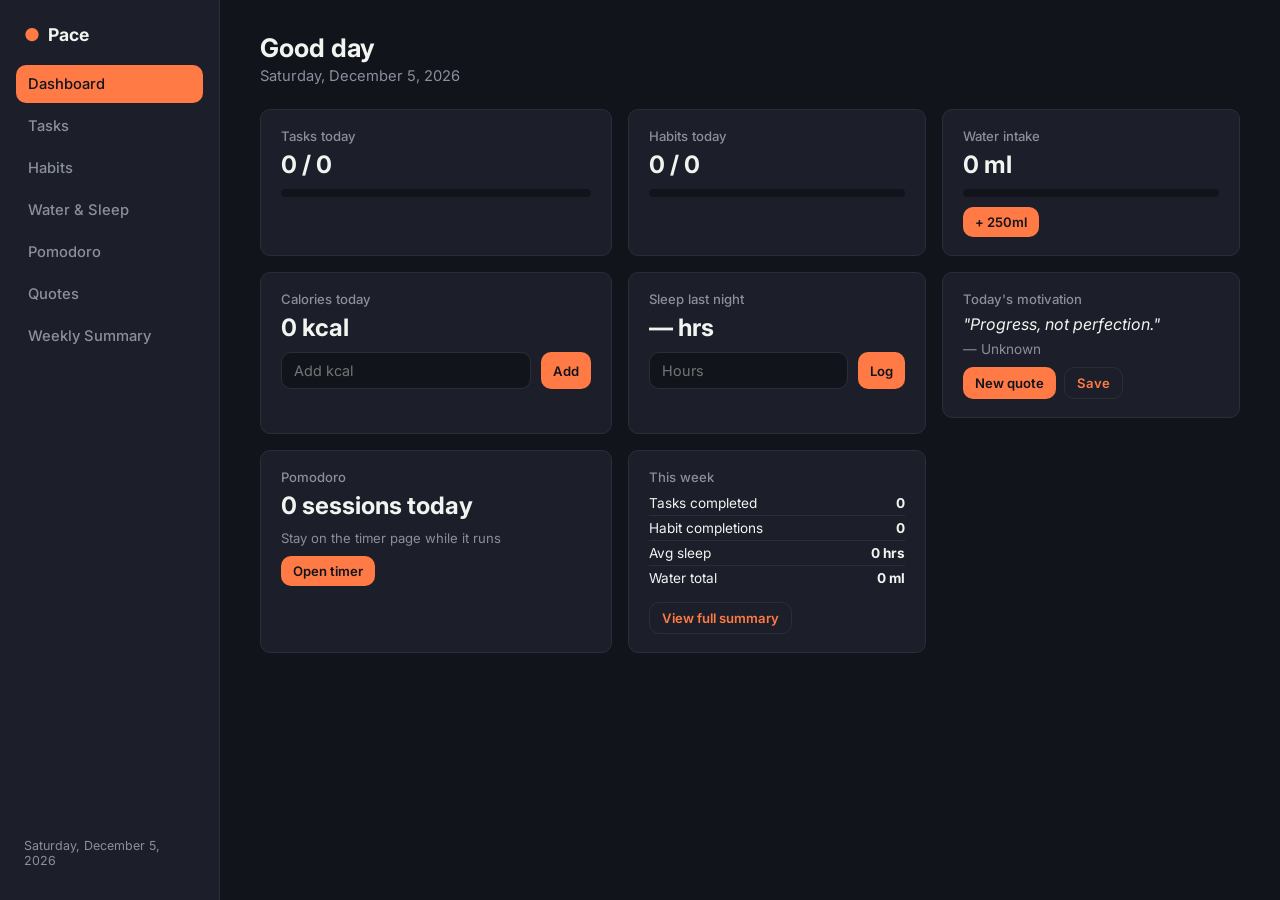
<file: index.html>
<!DOCTYPE html>
<html lang="en">
<head>
<meta charset="UTF-8">
<meta name="viewport" content="width=device-width, initial-scale=1.0">
<title>Pace — Dashboard</title>
<link rel="preconnect" href="https://fonts.googleapis.com">
<link href="https://fonts.googleapis.com/css2?family=Inter:wght@400;500;600;700;800&display=swap" rel="stylesheet">
<link rel="stylesheet" href="style.css">
</head>
<body>

<div class="app">

  <!-- SIDEBAR (same on every page — this IS the multi-page nav now) -->
  <aside class="sidebar">
    <div class="brand">
      <span class="brand-mark">●</span>
      <span class="brand-name">Pace</span>
    </div>
    <nav class="nav">
      <a href="index.html" class="nav-item active">Dashboard</a>
      <a href="tasks.html" class="nav-item">Tasks</a>
      <a href="habits.html" class="nav-item">Habits</a>
      <a href="water-sleep.html" class="nav-item">Water & Sleep</a>
      <a href="pomodoro.html" class="nav-item">Pomodoro</a>
      <a href="quotes.html" class="nav-item">Quotes</a>
      <a href="summary.html" class="nav-item">Weekly Summary</a>
    </nav>
    <div class="sidebar-footer">
      <span id="todayDateSide"></span>
    </div>
  </aside>

  <!-- MAIN: only this page's section, always visible, nothing else loaded -->
  <main class="main">
    <section class="view active" id="dashboard">
      <header class="view-header">
        <div>
          <h1>Good day</h1>
          <p class="subdate" id="todayDateMain"></p>
        </div>
      </header>

      <div class="grid dashboard-grid">

        <div class="card stat-card">
          <p class="stat-label">Tasks today</p>
          <p class="stat-value" id="dashTaskStat">0 / 0</p>
          <div class="bar"><div class="bar-fill" id="dashTaskBar"></div></div>
        </div>

        <div class="card stat-card">
          <p class="stat-label">Habits today</p>
          <p class="stat-value" id="dashHabitStat">0 / 0</p>
          <div class="bar"><div class="bar-fill" id="dashHabitBar"></div></div>
        </div>

        <div class="card stat-card">
          <p class="stat-label">Water intake</p>
          <p class="stat-value" id="dashWaterStat">0 ml</p>
          <div class="bar"><div class="bar-fill" id="dashWaterBar"></div></div>
          <button class="btn-small" id="dashWaterAdd">+ 250ml</button>
        </div>

        <div class="card stat-card">
          <p class="stat-label">Calories today</p>
          <p class="stat-value" id="dashCalStat">0 kcal</p>
          <form class="inline-form" id="dashCalForm">
            <input type="number" min="1" placeholder="Add kcal" id="dashCalInput" required>
            <button type="submit" class="btn-small">Add</button>
          </form>
        </div>

        <div class="card stat-card">
          <p class="stat-label">Sleep last night</p>
          <p class="stat-value" id="dashSleepStat">— hrs</p>
          <form class="inline-form" id="dashSleepForm">
            <input type="number" min="0" max="24" step="0.5" placeholder="Hours" id="dashSleepInput" required>
            <button type="submit" class="btn-small">Log</button>
          </form>
        </div>

        <div class="card quote-card">
          <p class="stat-label">Today's motivation</p>
          <p class="quote-text" id="dashQuoteText">Loading quote…</p>
          <p class="quote-author" id="dashQuoteAuthor"></p>
          <div class="quote-actions">
            <button class="btn-small" id="dashQuoteNew">New quote</button>
            <button class="btn-small ghost" id="dashQuoteSave">Save</button>
          </div>
        </div>

        <div class="card pomodoro-mini">
          <p class="stat-label">Pomodoro</p>
          <p class="stat-value" id="dashPomoSessions">0 sessions today</p>
          <p class="pomo-task">Stay on the timer page while it runs</p>
          <a href="pomodoro.html" class="btn-small">Open timer</a>
        </div>

        <div class="card summary-mini">
          <p class="stat-label">This week</p>
          <ul class="mini-list" id="dashWeekList"></ul>
          <a href="summary.html" class="btn-small ghost">View full summary</a>
        </div>

      </div>
    
    </section>
  </main>
</div>

<script src="script.js"></script>
</body>
</html>
</file>
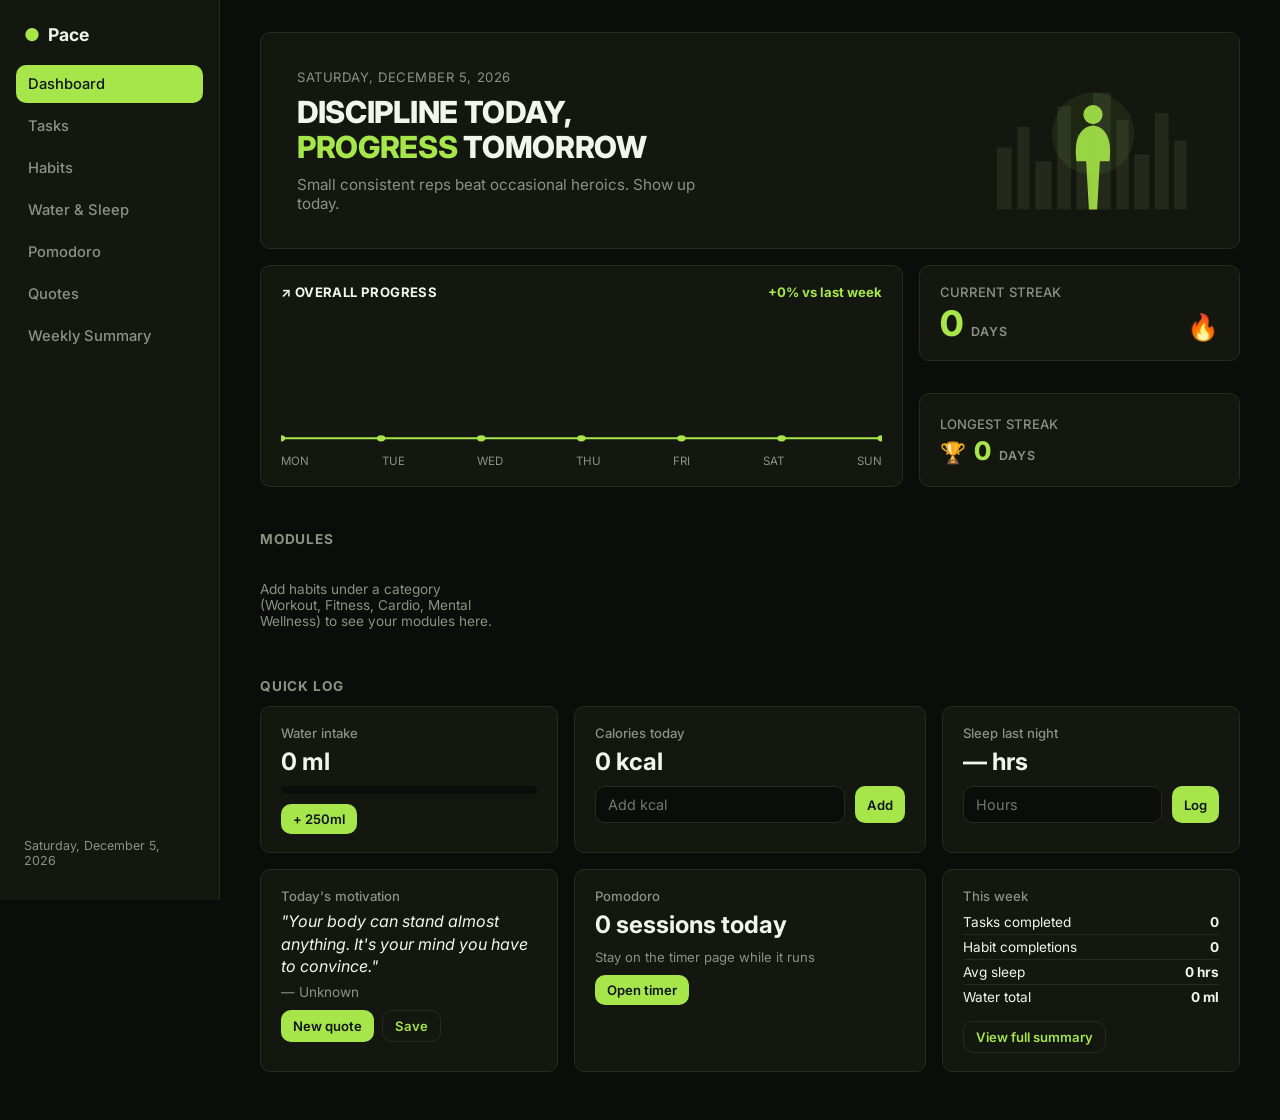
<file: repo-build/index.html>
<!DOCTYPE html>
<html lang="en">
<head>
<meta charset="UTF-8">
<meta name="viewport" content="width=device-width, initial-scale=1.0">
<title>Pace — Dashboard</title>
<link rel="preconnect" href="https://fonts.googleapis.com">
<link href="https://fonts.googleapis.com/css2?family=Inter:wght@400;500;600;700;800&display=swap" rel="stylesheet">
<link rel="stylesheet" href="style.css">
</head>
<body>

<div class="app">

  <!-- SIDEBAR (same on every page — this IS the multi-page nav now) -->
  <aside class="sidebar">
    <div class="brand">
      <span class="brand-mark">●</span>
      <span class="brand-name">Pace</span>
    </div>
    <nav class="nav">
      <a href="index.html" class="nav-item active">Dashboard</a>
      <a href="tasks.html" class="nav-item">Tasks</a>
      <a href="habits.html" class="nav-item">Habits</a>
      <a href="water-sleep.html" class="nav-item">Water & Sleep</a>
      <a href="pomodoro.html" class="nav-item">Pomodoro</a>
      <a href="quotes.html" class="nav-item">Quotes</a>
      <a href="summary.html" class="nav-item">Weekly Summary</a>
    </nav>
    <div class="sidebar-footer">
      <span id="todayDateSide"></span>
    </div>
  </aside>

  <!-- MAIN: only this page's section, always visible, nothing else loaded -->
  <main class="main">
    <section class="view active" id="dashboard">

      <!-- HERO -->
      <div class="hero card">
        <div class="hero-text">
          <p class="hero-eyebrow" id="todayDateMain"></p>
          <h1 class="hero-title">DISCIPLINE TODAY,<br><span class="accent-text">PROGRESS</span> TOMORROW</h1>
          <p class="hero-sub">Small consistent reps beat occasional heroics. Show up today.</p>
        </div>
        <svg class="hero-illustration" viewBox="0 0 320 220" xmlns="http://www.w3.org/2000/svg" aria-hidden="true">
          <rect x="0" y="0" width="320" height="220" fill="none"/>
          <g opacity="0.9">
            <rect x="20" y="120" width="22" height="90" fill="var(--border)"/>
            <rect x="50" y="90" width="18" height="120" fill="var(--border)"/>
            <rect x="76" y="140" width="24" height="70" fill="var(--border)"/>
            <rect x="108" y="60" width="20" height="150" fill="var(--border)"/>
            <rect x="136" y="100" width="16" height="110" fill="var(--border)"/>
            <rect x="160" y="40" width="26" height="170" fill="var(--border)"/>
            <rect x="194" y="80" width="18" height="130" fill="var(--border)"/>
            <rect x="220" y="130" width="22" height="80" fill="var(--border)"/>
            <rect x="250" y="70" width="20" height="140" fill="var(--border)"/>
            <rect x="278" y="110" width="18" height="100" fill="var(--border)"/>
          </g>
          <g>
            <circle cx="160" cy="100" r="60" fill="var(--accent)" opacity="0.08"/>
            <circle cx="160" cy="72" r="14" fill="var(--accent)" opacity="0.9"/>
            <path d="M160 88 C140 90 132 110 136 140 L150 140 L154 210 L166 210 L170 140 L184 140 C188 110 180 90 160 88 Z" fill="var(--accent)" opacity="0.9"/>
          </g>
        </svg>
      </div>

      <!-- OVERALL PROGRESS + STREAKS -->
      <div class="grid progress-row">
        <div class="card progress-card">
          <div class="progress-head">
            <span class="progress-title">↗ OVERALL PROGRESS</span>
            <span class="progress-delta" id="progressDelta">+0% vs last week</span>
          </div>
          <svg class="progress-svg" id="progressSvg" viewBox="0 0 560 180" preserveAspectRatio="none"></svg>
          <div class="progress-labels">
            <span>MON</span><span>TUE</span><span>WED</span><span>THU</span><span>FRI</span><span>SAT</span><span>SUN</span>
          </div>
        </div>
        <div class="streak-stack">
          <div class="card streak-card">
            <p class="stat-label">CURRENT STREAK</p>
            <div class="streak-row">
              <span class="streak-num" id="currentStreak">0</span>
              <span class="streak-unit">DAYS</span>
              <span class="streak-icon">🔥</span>
            </div>
          </div>
          <div class="card streak-card">
            <p class="stat-label">LONGEST STREAK</p>
            <div class="streak-row">
              <span class="streak-icon small">🏆</span>
              <span class="streak-num small" id="longestStreak">0</span>
              <span class="streak-unit">DAYS</span>
            </div>
          </div>
        </div>
      </div>

      <!-- MODULES: one ring per habit category -->
      <h3 class="section-title">MODULES</h3>
      <div class="grid modules-grid" id="modulesGrid">
        <p class="empty-hint">Add habits under a category (Workout, Fitness, Cardio, Mental Wellness) to see your modules here.</p>
      </div>

      <!-- QUICK LOG: the required dashboard widgets -->
      <h3 class="section-title">QUICK LOG</h3>
      <div class="grid dashboard-grid">

        <div class="card stat-card">
          <p class="stat-label">Water intake</p>
          <p class="stat-value" id="dashWaterStat">0 ml</p>
          <div class="bar"><div class="bar-fill" id="dashWaterBar"></div></div>
          <button class="btn-small" id="dashWaterAdd">+ 250ml</button>
        </div>

        <div class="card stat-card">
          <p class="stat-label">Calories today</p>
          <p class="stat-value" id="dashCalStat">0 kcal</p>
          <form class="inline-form" id="dashCalForm">
            <input type="number" min="1" placeholder="Add kcal" id="dashCalInput" required>
            <button type="submit" class="btn-small">Add</button>
          </form>
        </div>

        <div class="card stat-card">
          <p class="stat-label">Sleep last night</p>
          <p class="stat-value" id="dashSleepStat">— hrs</p>
          <form class="inline-form" id="dashSleepForm">
            <input type="number" min="0" max="24" step="0.5" placeholder="Hours" id="dashSleepInput" required>
            <button type="submit" class="btn-small">Log</button>
          </form>
        </div>

        <div class="card quote-card">
          <p class="stat-label">Today's motivation</p>
          <p class="quote-text" id="dashQuoteText">Loading quote…</p>
          <p class="quote-author" id="dashQuoteAuthor"></p>
          <div class="quote-actions">
            <button class="btn-small" id="dashQuoteNew">New quote</button>
            <button class="btn-small ghost" id="dashQuoteSave">Save</button>
          </div>
        </div>

        <div class="card pomodoro-mini">
          <p class="stat-label">Pomodoro</p>
          <p class="stat-value" id="dashPomoSessions">0 sessions today</p>
          <p class="pomo-task">Stay on the timer page while it runs</p>
          <a href="pomodoro.html" class="btn-small">Open timer</a>
        </div>

        <div class="card summary-mini">
          <p class="stat-label">This week</p>
          <ul class="mini-list" id="dashWeekList"></ul>
          <a href="summary.html" class="btn-small ghost">View full summary</a>
        </div>

      </div>
    
    </section>
  </main>
</div>

<script src="script.js"></script>
</body>
</html>
</file>
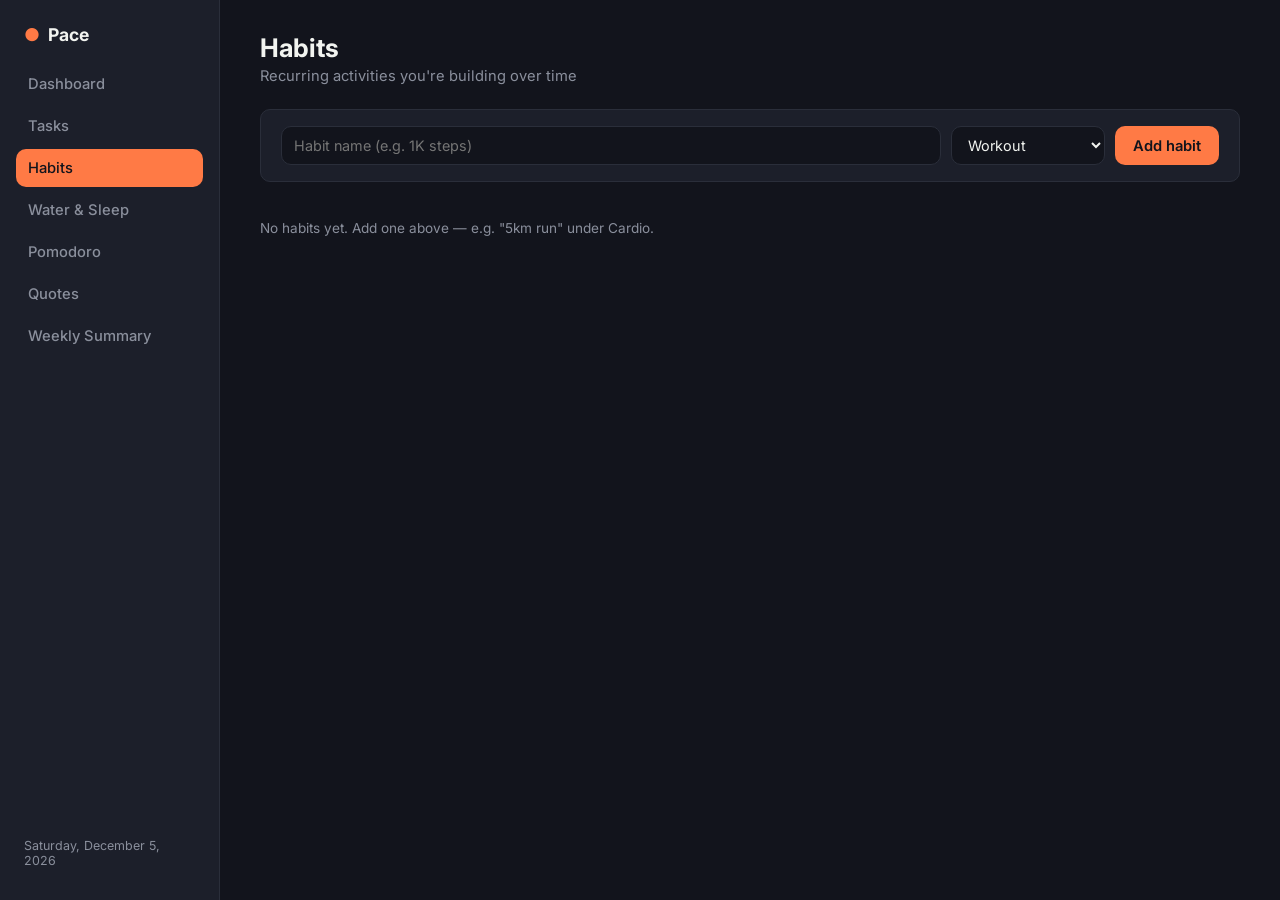
<file: habits.html>
<!DOCTYPE html>
<html lang="en">
<head>
<meta charset="UTF-8">
<meta name="viewport" content="width=device-width, initial-scale=1.0">
<title>Pace — Habits</title>
<link rel="preconnect" href="https://fonts.googleapis.com">
<link href="https://fonts.googleapis.com/css2?family=Inter:wght@400;500;600;700;800&display=swap" rel="stylesheet">
<link rel="stylesheet" href="style.css">
</head>
<body>

<div class="app">

  <!-- SIDEBAR (same on every page — this IS the multi-page nav now) -->
  <aside class="sidebar">
    <div class="brand">
      <span class="brand-mark">●</span>
      <span class="brand-name">Pace</span>
    </div>
    <nav class="nav">
      <a href="index.html" class="nav-item">Dashboard</a>
      <a href="tasks.html" class="nav-item">Tasks</a>
      <a href="habits.html" class="nav-item active">Habits</a>
      <a href="water-sleep.html" class="nav-item">Water & Sleep</a>
      <a href="pomodoro.html" class="nav-item">Pomodoro</a>
      <a href="quotes.html" class="nav-item">Quotes</a>
      <a href="summary.html" class="nav-item">Weekly Summary</a>
    </nav>
    <div class="sidebar-footer">
      <span id="todayDateSide"></span>
    </div>
  </aside>

  <!-- MAIN: only this page's section, always visible, nothing else loaded -->
  <main class="main">
    <section class="view active" id="habits">
      <header class="view-header">
        <div>
          <h1>Habits</h1>
          <p class="subdate">Recurring activities you're building over time</p>
        </div>
      </header>

      <form class="card add-form" id="habitForm">
        <input type="text" id="habitInput" placeholder="Habit name (e.g. 1K steps)" required>
        <select id="habitCategory">
          <option>Workout</option>
          <option>Fitness</option>
          <option>Cardio</option>
          <option>Mental Wellness</option>
        </select>
        <button type="submit" class="btn-primary">Add habit</button>
      </form>

      <div class="habit-list" id="habitList"></div>
    
    </section>
  </main>
</div>

<script src="script.js"></script>
</body>
</html>
</file>
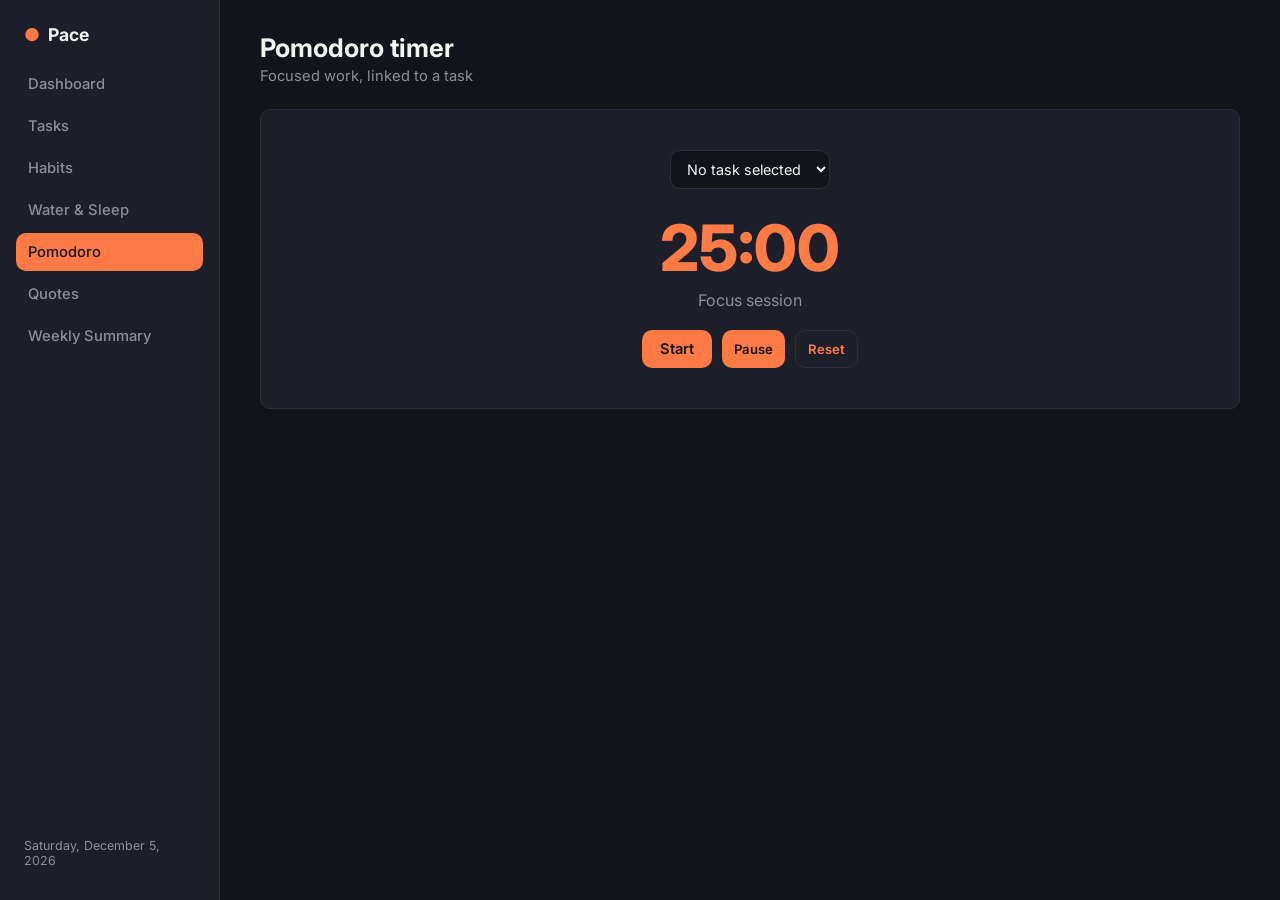
<file: pomodoro.html>
<!DOCTYPE html>
<html lang="en">
<head>
<meta charset="UTF-8">
<meta name="viewport" content="width=device-width, initial-scale=1.0">
<title>Pace — Pomodoro</title>
<link rel="preconnect" href="https://fonts.googleapis.com">
<link href="https://fonts.googleapis.com/css2?family=Inter:wght@400;500;600;700;800&display=swap" rel="stylesheet">
<link rel="stylesheet" href="style.css">
</head>
<body>

<div class="app">

  <!-- SIDEBAR (same on every page — this IS the multi-page nav now) -->
  <aside class="sidebar">
    <div class="brand">
      <span class="brand-mark">●</span>
      <span class="brand-name">Pace</span>
    </div>
    <nav class="nav">
      <a href="index.html" class="nav-item">Dashboard</a>
      <a href="tasks.html" class="nav-item">Tasks</a>
      <a href="habits.html" class="nav-item">Habits</a>
      <a href="water-sleep.html" class="nav-item">Water & Sleep</a>
      <a href="pomodoro.html" class="nav-item active">Pomodoro</a>
      <a href="quotes.html" class="nav-item">Quotes</a>
      <a href="summary.html" class="nav-item">Weekly Summary</a>
    </nav>
    <div class="sidebar-footer">
      <span id="todayDateSide"></span>
    </div>
  </aside>

  <!-- MAIN: only this page's section, always visible, nothing else loaded -->
  <main class="main">
    <section class="view active" id="pomodoro">
      <header class="view-header">
        <div>
          <h1>Pomodoro timer</h1>
          <p class="subdate">Focused work, linked to a task</p>
        </div>
      </header>

      <div class="card pomo-card">
        <select id="pomoTaskSelect">
          <option value="">No task selected</option>
        </select>
        <p class="pomo-time-big" id="pomoTimeBig">25:00</p>
        <p class="pomo-mode" id="pomoMode">Focus session</p>
        <div class="pomo-controls">
          <button class="btn-primary" id="pomoStart">Start</button>
          <button class="btn-small" id="pomoPause">Pause</button>
          <button class="btn-small ghost" id="pomoReset">Reset</button>
        </div>
        <div id="pomoBanner" class="pomo-banner hidden"></div>
      </div>
    
    </section>
  </main>
</div>

<script src="script.js"></script>
</body>
</html>
</file>
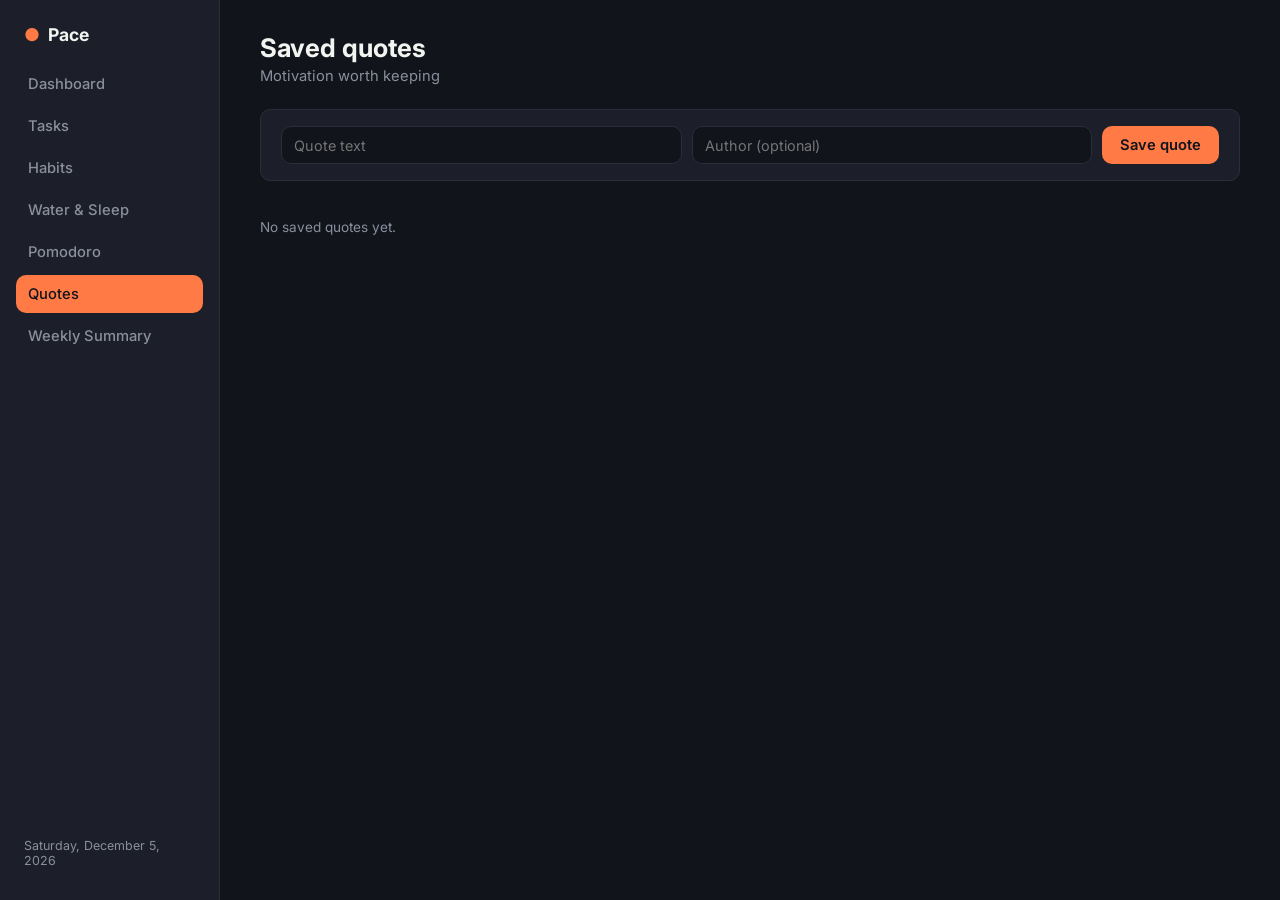
<file: quotes.html>
<!DOCTYPE html>
<html lang="en">
<head>
<meta charset="UTF-8">
<meta name="viewport" content="width=device-width, initial-scale=1.0">
<title>Pace — Quotes</title>
<link rel="preconnect" href="https://fonts.googleapis.com">
<link href="https://fonts.googleapis.com/css2?family=Inter:wght@400;500;600;700;800&display=swap" rel="stylesheet">
<link rel="stylesheet" href="style.css">
</head>
<body>

<div class="app">

  <!-- SIDEBAR (same on every page — this IS the multi-page nav now) -->
  <aside class="sidebar">
    <div class="brand">
      <span class="brand-mark">●</span>
      <span class="brand-name">Pace</span>
    </div>
    <nav class="nav">
      <a href="index.html" class="nav-item">Dashboard</a>
      <a href="tasks.html" class="nav-item">Tasks</a>
      <a href="habits.html" class="nav-item">Habits</a>
      <a href="water-sleep.html" class="nav-item">Water & Sleep</a>
      <a href="pomodoro.html" class="nav-item">Pomodoro</a>
      <a href="quotes.html" class="nav-item active">Quotes</a>
      <a href="summary.html" class="nav-item">Weekly Summary</a>
    </nav>
    <div class="sidebar-footer">
      <span id="todayDateSide"></span>
    </div>
  </aside>

  <!-- MAIN: only this page's section, always visible, nothing else loaded -->
  <main class="main">
    <section class="view active" id="quotes">
      <header class="view-header">
        <div>
          <h1>Saved quotes</h1>
          <p class="subdate">Motivation worth keeping</p>
        </div>
      </header>

      <form class="card add-form" id="quoteForm">
        <input type="text" id="quoteTextInput" placeholder="Quote text" required>
        <input type="text" id="quoteAuthorInput" placeholder="Author (optional)">
        <button type="submit" class="btn-primary">Save quote</button>
      </form>

      <div class="quote-grid" id="savedQuoteList"></div>
    
    </section>
  </main>
</div>

<script src="script.js"></script>
</body>
</html>
</file>
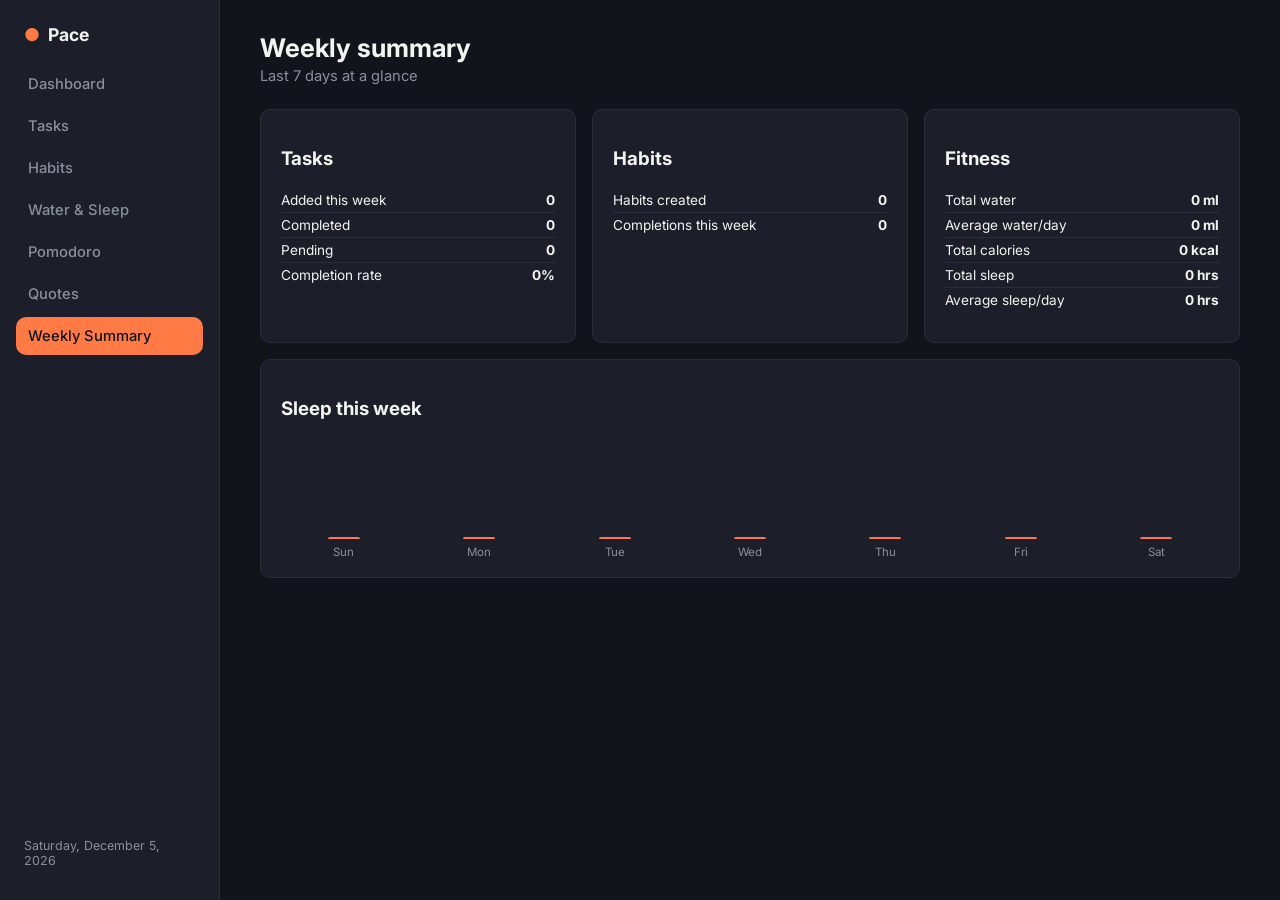
<file: summary.html>
<!DOCTYPE html>
<html lang="en">
<head>
<meta charset="UTF-8">
<meta name="viewport" content="width=device-width, initial-scale=1.0">
<title>Pace — Weekly Summary</title>
<link rel="preconnect" href="https://fonts.googleapis.com">
<link href="https://fonts.googleapis.com/css2?family=Inter:wght@400;500;600;700;800&display=swap" rel="stylesheet">
<link rel="stylesheet" href="style.css">
</head>
<body>

<div class="app">

  <!-- SIDEBAR (same on every page — this IS the multi-page nav now) -->
  <aside class="sidebar">
    <div class="brand">
      <span class="brand-mark">●</span>
      <span class="brand-name">Pace</span>
    </div>
    <nav class="nav">
      <a href="index.html" class="nav-item">Dashboard</a>
      <a href="tasks.html" class="nav-item">Tasks</a>
      <a href="habits.html" class="nav-item">Habits</a>
      <a href="water-sleep.html" class="nav-item">Water & Sleep</a>
      <a href="pomodoro.html" class="nav-item">Pomodoro</a>
      <a href="quotes.html" class="nav-item">Quotes</a>
      <a href="summary.html" class="nav-item active">Weekly Summary</a>
    </nav>
    <div class="sidebar-footer">
      <span id="todayDateSide"></span>
    </div>
  </aside>

  <!-- MAIN: only this page's section, always visible, nothing else loaded -->
  <main class="main">
    <section class="view active" id="summary">
      <header class="view-header">
        <div>
          <h1>Weekly summary</h1>
          <p class="subdate">Last 7 days at a glance</p>
        </div>
      </header>

      <div class="grid three-col">
        <div class="card">
          <h3>Tasks</h3>
          <ul class="summary-list" id="summaryTasks"></ul>
        </div>
        <div class="card">
          <h3>Habits</h3>
          <ul class="summary-list" id="summaryHabits"></ul>
        </div>
        <div class="card">
          <h3>Fitness</h3>
          <ul class="summary-list" id="summaryFitness"></ul>
        </div>
      </div>

      <div class="card">
        <h3>Sleep this week</h3>
        <div class="chart-bars" id="summarySleepChart"></div>
      </div>
    
    </section>
  </main>
</div>

<script src="script.js"></script>
</body>
</html>
</file>
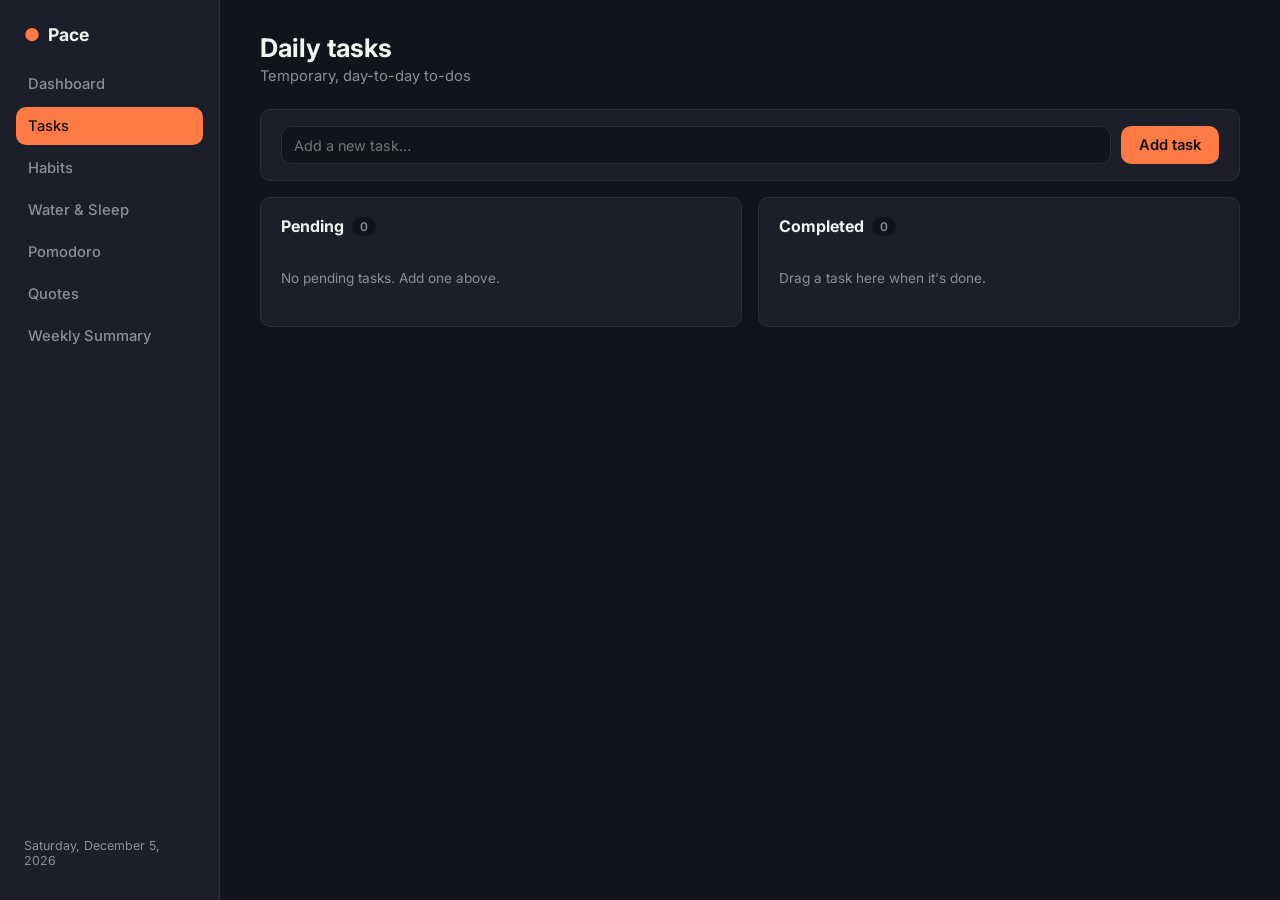
<file: tasks.html>
<!DOCTYPE html>
<html lang="en">
<head>
<meta charset="UTF-8">
<meta name="viewport" content="width=device-width, initial-scale=1.0">
<title>Pace — Tasks</title>
<link rel="preconnect" href="https://fonts.googleapis.com">
<link href="https://fonts.googleapis.com/css2?family=Inter:wght@400;500;600;700;800&display=swap" rel="stylesheet">
<link rel="stylesheet" href="style.css">
</head>
<body>

<div class="app">

  <!-- SIDEBAR (same on every page — this IS the multi-page nav now) -->
  <aside class="sidebar">
    <div class="brand">
      <span class="brand-mark">●</span>
      <span class="brand-name">Pace</span>
    </div>
    <nav class="nav">
      <a href="index.html" class="nav-item">Dashboard</a>
      <a href="tasks.html" class="nav-item active">Tasks</a>
      <a href="habits.html" class="nav-item">Habits</a>
      <a href="water-sleep.html" class="nav-item">Water & Sleep</a>
      <a href="pomodoro.html" class="nav-item">Pomodoro</a>
      <a href="quotes.html" class="nav-item">Quotes</a>
      <a href="summary.html" class="nav-item">Weekly Summary</a>
    </nav>
    <div class="sidebar-footer">
      <span id="todayDateSide"></span>
    </div>
  </aside>

  <!-- MAIN: only this page's section, always visible, nothing else loaded -->
  <main class="main">
    <section class="view active" id="tasks">
      <header class="view-header">
        <div>
          <h1>Daily tasks</h1>
          <p class="subdate">Temporary, day-to-day to-dos</p>
        </div>
      </header>

      <form class="card add-form" id="taskForm">
        <input type="text" id="taskInput" placeholder="Add a new task…" required>
        <button type="submit" class="btn-primary">Add task</button>
      </form>

      <div class="grid two-col">
        <div class="card column" id="pendingCol" data-status="pending">
          <h3>Pending <span class="count" id="pendingCount">0</span></h3>
          <div class="drop-zone" id="pendingList"></div>
        </div>
        <div class="card column" id="completedCol" data-status="completed">
          <h3>Completed <span class="count" id="completedCount">0</span></h3>
          <div class="drop-zone" id="completedList"></div>
        </div>
      </div>
    
    </section>
  </main>
</div>

<script src="script.js"></script>
</body>
</html>
</file>
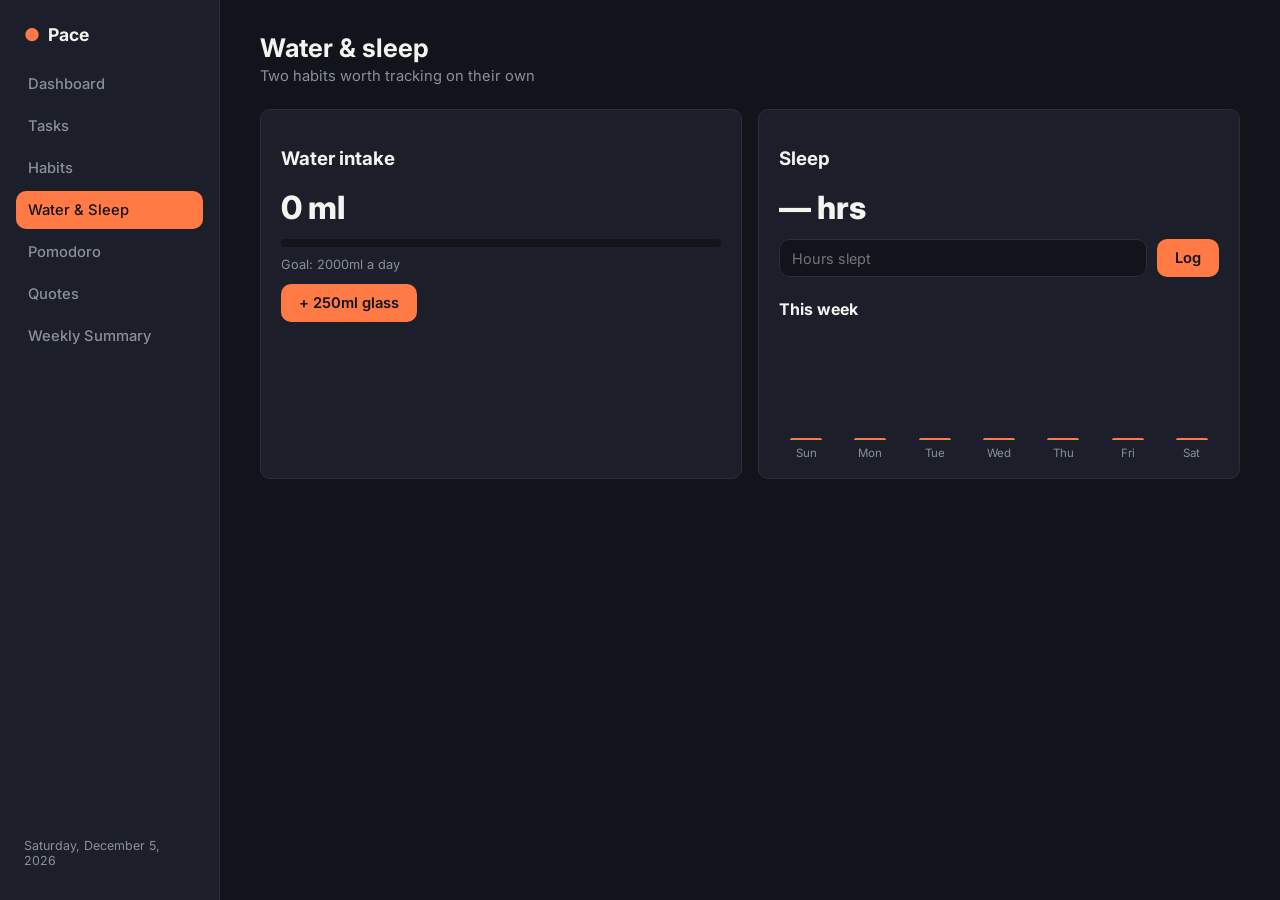
<file: water-sleep.html>
<!DOCTYPE html>
<html lang="en">
<head>
<meta charset="UTF-8">
<meta name="viewport" content="width=device-width, initial-scale=1.0">
<title>Pace — Water & Sleep</title>
<link rel="preconnect" href="https://fonts.googleapis.com">
<link href="https://fonts.googleapis.com/css2?family=Inter:wght@400;500;600;700;800&display=swap" rel="stylesheet">
<link rel="stylesheet" href="style.css">
</head>
<body>

<div class="app">

  <!-- SIDEBAR (same on every page — this IS the multi-page nav now) -->
  <aside class="sidebar">
    <div class="brand">
      <span class="brand-mark">●</span>
      <span class="brand-name">Pace</span>
    </div>
    <nav class="nav">
      <a href="index.html" class="nav-item">Dashboard</a>
      <a href="tasks.html" class="nav-item">Tasks</a>
      <a href="habits.html" class="nav-item">Habits</a>
      <a href="water-sleep.html" class="nav-item active">Water & Sleep</a>
      <a href="pomodoro.html" class="nav-item">Pomodoro</a>
      <a href="quotes.html" class="nav-item">Quotes</a>
      <a href="summary.html" class="nav-item">Weekly Summary</a>
    </nav>
    <div class="sidebar-footer">
      <span id="todayDateSide"></span>
    </div>
  </aside>

  <!-- MAIN: only this page's section, always visible, nothing else loaded -->
  <main class="main">
    <section class="view active" id="water">
      <header class="view-header">
        <div>
          <h1>Water & sleep</h1>
          <p class="subdate">Two habits worth tracking on their own</p>
        </div>
      </header>

      <div class="grid two-col">
        <div class="card">
          <h3>Water intake</h3>
          <p class="big-stat" id="waterBig">0 ml</p>
          <div class="bar"><div class="bar-fill" id="waterBarFull"></div></div>
          <p class="hint">Goal: 2000ml a day</p>
          <button class="btn-primary" id="waterAddFull">+ 250ml glass</button>
        </div>
        <div class="card">
          <h3>Sleep</h3>
          <p class="big-stat" id="sleepBig">— hrs</p>
          <form class="inline-form" id="sleepFormFull">
            <input type="number" min="0" max="24" step="0.5" placeholder="Hours slept" id="sleepInputFull" required>
            <button type="submit" class="btn-primary">Log</button>
          </form>
          <h4>This week</h4>
          <div class="chart-bars" id="sleepChart"></div>
        </div>
      </div>
    
    </section>
  </main>
</div>

<script src="script.js"></script>
</body>
</html>
</file>
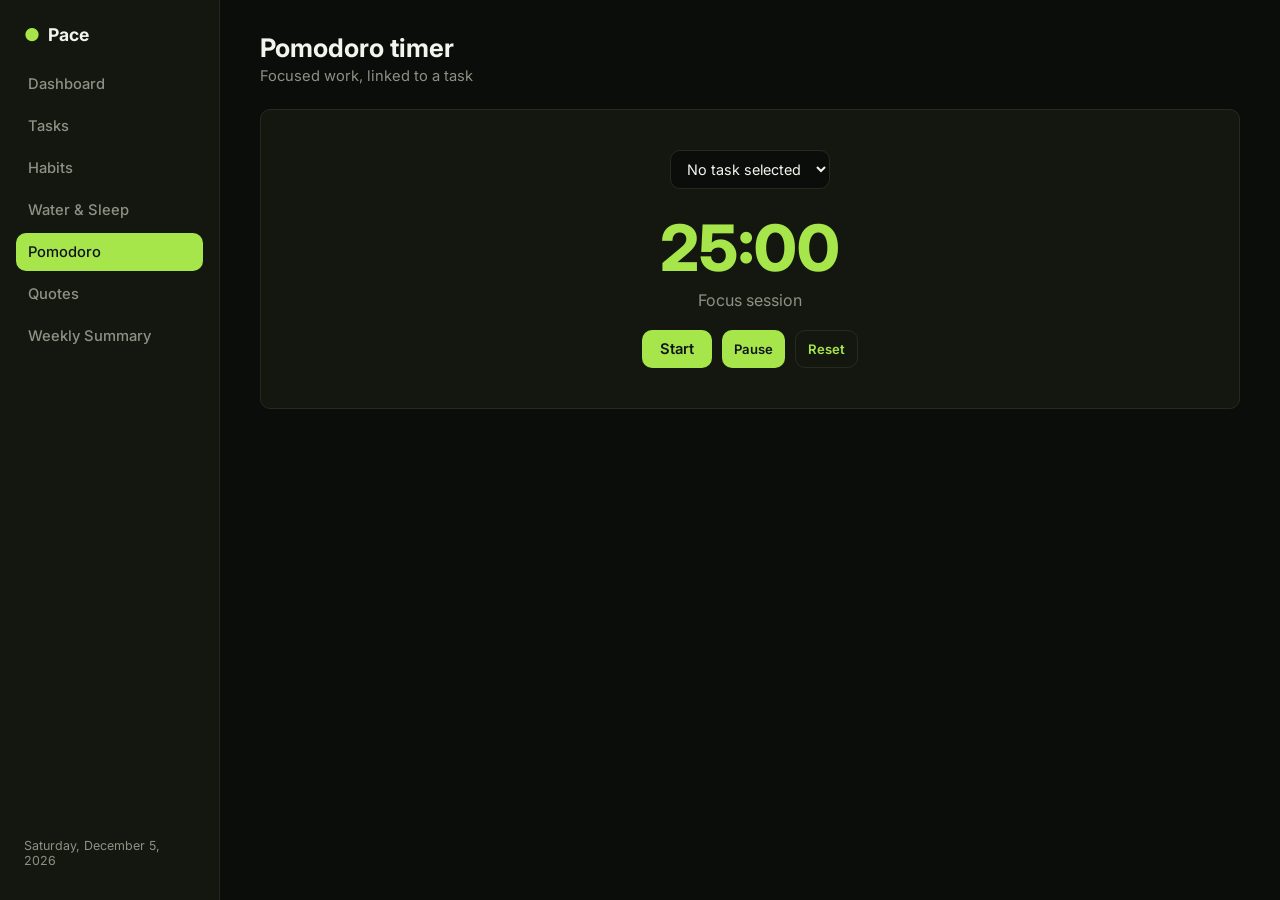
<file: repo-build/pomodoro.html>
<!DOCTYPE html>
<html lang="en">
<head>
<meta charset="UTF-8">
<meta name="viewport" content="width=device-width, initial-scale=1.0">
<title>Pace — Pomodoro</title>
<link rel="preconnect" href="https://fonts.googleapis.com">
<link href="https://fonts.googleapis.com/css2?family=Inter:wght@400;500;600;700;800&display=swap" rel="stylesheet">
<link rel="stylesheet" href="style.css">
</head>
<body>

<div class="app">

  <!-- SIDEBAR (same on every page — this IS the multi-page nav now) -->
  <aside class="sidebar">
    <div class="brand">
      <span class="brand-mark">●</span>
      <span class="brand-name">Pace</span>
    </div>
    <nav class="nav">
      <a href="index.html" class="nav-item">Dashboard</a>
      <a href="tasks.html" class="nav-item">Tasks</a>
      <a href="habits.html" class="nav-item">Habits</a>
      <a href="water-sleep.html" class="nav-item">Water & Sleep</a>
      <a href="pomodoro.html" class="nav-item active">Pomodoro</a>
      <a href="quotes.html" class="nav-item">Quotes</a>
      <a href="summary.html" class="nav-item">Weekly Summary</a>
    </nav>
    <div class="sidebar-footer">
      <span id="todayDateSide"></span>
    </div>
  </aside>

  <!-- MAIN: only this page's section, always visible, nothing else loaded -->
  <main class="main">
    <section class="view active" id="pomodoro">
      <header class="view-header">
        <div>
          <h1>Pomodoro timer</h1>
          <p class="subdate">Focused work, linked to a task</p>
        </div>
      </header>

      <div class="card pomo-card">
        <select id="pomoTaskSelect">
          <option value="">No task selected</option>
        </select>
        <p class="pomo-time-big" id="pomoTimeBig">25:00</p>
        <p class="pomo-mode" id="pomoMode">Focus session</p>
        <div class="pomo-controls">
          <button class="btn-primary" id="pomoStart">Start</button>
          <button class="btn-small" id="pomoPause">Pause</button>
          <button class="btn-small ghost" id="pomoReset">Reset</button>
        </div>
        <div id="pomoBanner" class="pomo-banner hidden"></div>
      </div>
    
    </section>
  </main>
</div>

<script src="script.js"></script>
<script>
  const pomoTaskSelect = document.getElementById("pomoTaskSelect");
  const pomoTimeBig = document.getElementById("pomoTimeBig");
  const pomoMode = document.getElementById("pomoMode");
  const pomoStart = document.getElementById("pomoStart");
  const pomoPause = document.getElementById("pomoPause");
  const pomoReset = document.getElementById("pomoReset");

  const FOCUS = 25 * 60, BREAK = 5 * 60;
  let secondsLeft = FOCUS, onBreak = false, intervalId = null;

  const getTasks = () => JSON.parse(localStorage.getItem("tasks")) || [];
  const saveTasks = (t) => localStorage.setItem("tasks", JSON.stringify(t));

  function loadTaskOptions() {
    pomoTaskSelect.innerHTML = '<option value="">No task selected</option>';
    getTasks().filter(t => !t.done).forEach(t => {
      const opt = document.createElement("option");
      opt.value = t.text;
      opt.textContent = t.text;
      pomoTaskSelect.appendChild(opt);
    });
  }

  function updateDisplay() {
    const m = Math.floor(secondsLeft / 60), s = secondsLeft % 60;
    pomoTimeBig.textContent = `${m}:${s.toString().padStart(2, "0")}`;
  }

  function markSelectedDone() {
    const tasks = getTasks();
    const task = tasks.find(t => t.text === pomoTaskSelect.value);
    if (task) { task.done = true; saveTasks(tasks); }
  }

  function tick() {
    secondsLeft--;
    updateDisplay();
    if (secondsLeft <= 0) {
      if (!onBreak) {
        markSelectedDone();
        onBreak = true;
        secondsLeft = BREAK;
        pomoMode.textContent = "Break time ☕";
        loadTaskOptions();
      } else {
        onBreak = false;
        secondsLeft = FOCUS;
        pomoMode.textContent = "Focus session";
      }
    }
  }

  loadTaskOptions();
  updateDisplay();

  pomoStart.addEventListener("click", () => {
    clearInterval(intervalId);
    intervalId = setInterval(tick, 1000);
  });
  pomoPause.addEventListener("click", () => clearInterval(intervalId));
  pomoReset.addEventListener("click", () => {
    clearInterval(intervalId);
    onBreak = false;
    secondsLeft = FOCUS;
    pomoMode.textContent = "Focus session";
    updateDisplay();
  });
</script>
</body>
</html>
</file>
<file: style.css>
:root {
  --bg: #12141C;
  --surface: #1C1F2A;
  --border: #2A2E3A;
  --text: #F2F4F0;
  --muted: #8A8F9C;
  --primary: #FF7A45;
  --primary-dark: #E5622F;
  --accent: #FF7A45;
  --accent-soft: #3A2A20;
  --radius: 10px;
}

* { box-sizing: border-box; }

body {
  margin: 0;
  font-family: 'Inter', -apple-system, Segoe UI, Arial, sans-serif;
  background: var(--bg);
  color: var(--text);
}

.app {
  display: flex;
  min-height: 100vh;
}

/* ---------- SIDEBAR ---------- */
.sidebar {
  width: 220px;
  flex-shrink: 0;
  background: var(--surface);
  border-right: 1px solid var(--border);
  display: flex;
  flex-direction: column;
  padding: 24px 16px;
  position: sticky;
  top: 0;
  height: 100vh;
}

.brand {
  display: flex;
  align-items: center;
  gap: 8px;
  padding: 0 8px 20px;
  font-weight: 700;
  font-size: 1.1rem;
}
.brand-mark { color: var(--accent); }

.nav {
  display: flex;
  flex-direction: column;
  gap: 4px;
  flex: 1;
}

.nav-item {
  text-align: left;
  padding: 10px 12px;
  border: none;
  background: none;
  border-radius: var(--radius);
  color: var(--muted);
  font-size: 0.92rem;
  font-weight: 500;
  cursor: pointer;
  font-family: inherit;
  text-decoration: none; /* nav items are <a> tags now (real page links, not JS buttons) */
  display: block;
  transition: background 0.15s, color 0.15s;
}
.nav-item:hover { background: var(--bg); color: var(--text); }
.nav-item.active { background: var(--primary); color: #12141C; }

.sidebar-footer {
  font-size: 0.78rem;
  color: var(--muted);
  padding: 8px;
}

/* ---------- MAIN ---------- */
.main {
  flex: 1;
  padding: 32px 40px;
  max-width: 1100px;
}

.view { display: none; }
.view.active { display: block; }

.view-header { margin-bottom: 24px; }
.view-header h1 { margin: 0 0 4px; font-size: 1.6rem; font-weight: 700; }
.subdate { margin: 0; color: var(--muted); font-size: 0.92rem; }

/* ---------- GRID / CARDS ---------- */
.grid { display: grid; gap: 16px; }
.dashboard-grid { grid-template-columns: repeat(3, 1fr); }
.two-col { grid-template-columns: 1fr 1fr; }
.three-col { grid-template-columns: repeat(3, 1fr); }

.card {
  background: var(--surface);
  border: 1px solid var(--border);
  border-radius: var(--radius);
  padding: 18px 20px;
  margin-bottom: 16px;
}

.stat-card { margin-bottom: 0; }
.stat-label { margin: 0 0 6px; font-size: 0.82rem; color: var(--muted); font-weight: 500; }
.stat-value { margin: 0 0 10px; font-size: 1.5rem; font-weight: 700; }
.big-stat { font-size: 2rem; font-weight: 800; margin: 4px 0 12px; }

.bar {
  height: 8px;
  background: var(--bg);
  border-radius: 6px;
  overflow: hidden;
  margin-bottom: 10px;
}
.bar-fill {
  height: 100%;
  background: var(--primary);
  width: 0%;
  transition: width 0.3s;
}

/* ---------- BUTTONS ---------- */
.btn-primary, .btn-small {
  font-family: inherit;
  border: none;
  border-radius: var(--radius);
  cursor: pointer;
  font-weight: 600;
  transition: opacity 0.15s;
  text-decoration: none; /* the "Open timer" / "View full summary" jump buttons are <a> tags now */
  display: inline-block;
}
.btn-primary {
  background: var(--primary);
  color: #12141C;
  padding: 10px 18px;
  font-size: 0.92rem;
}
.btn-small {
  background: var(--accent);
  color: #12141C;
  padding: 7px 12px;
  font-size: 0.82rem;
}
.btn-small.ghost {
  background: none;
  color: var(--primary);
  border: 1px solid var(--border);
}
.btn-primary:hover, .btn-small:hover { opacity: 0.85; }

.icon-btn {
  background: none;
  border: none;
  cursor: pointer;
  color: var(--muted);
  font-size: 0.95rem;
  padding: 2px 6px;
}
.icon-btn:hover { color: var(--accent); }

/* ---------- FORMS ---------- */
.add-form, .inline-form {
  display: flex;
  gap: 10px;
}
.add-form { padding: 16px 20px; }
input, select {
  font-family: inherit;
  padding: 9px 12px;
  border: 1px solid var(--border);
  border-radius: var(--radius);
  font-size: 0.9rem;
  background: var(--bg);
  color: var(--text);
}
.add-form input[type="text"] { flex: 1; }
.inline-form input { flex: 1; min-width: 0; }

/* ---------- TASKS ---------- */
.column h3 {
  margin: 0 0 12px;
  font-size: 1rem;
  display: flex;
  align-items: center;
  gap: 8px;
}
.count {
  background: var(--bg);
  color: var(--muted);
  font-size: 0.75rem;
  padding: 2px 8px;
  border-radius: 20px;
  font-weight: 600;
}
.drop-zone {
  min-height: 60px;
  display: flex;
  flex-direction: column;
  gap: 8px;
}
.drop-zone.drag-over {
  background: var(--accent-soft);
  border-radius: var(--radius);
}
.task-card {
  background: var(--bg);
  border: 1px solid var(--border);
  border-radius: var(--radius);
  padding: 10px 12px;
  display: flex;
  align-items: center;
  justify-content: space-between;
  gap: 8px;
  cursor: grab;
}
.task-card.completed .task-title { text-decoration: line-through; color: var(--muted); }
.task-title { font-size: 0.9rem; flex: 1; }
.task-actions { display: flex; gap: 2px; }
.empty-hint { color: var(--muted); font-size: 0.85rem; padding: 8px 0; }

/* ---------- HABITS ---------- */
.habit-list { display: flex; flex-direction: column; gap: 12px; }
.habit-card {
  background: var(--surface);
  border: 1px solid var(--border);
  border-radius: var(--radius);
  padding: 16px 20px;
}
.habit-top {
  display: flex;
  align-items: center;
  justify-content: space-between;
  margin-bottom: 10px;
}
.habit-name { font-weight: 600; font-size: 1rem; }
.habit-category {
  font-size: 0.72rem;
  color: var(--primary);
  background: var(--accent-soft);
  padding: 2px 8px;
  border-radius: 20px;
  margin-left: 8px;
  font-weight: 600;
}
.habit-graph {
  display: grid;
  grid-template-columns: repeat(14, 14px);
  gap: 3px;
  margin: 10px 0;
}
.habit-square {
  width: 14px;
  height: 14px;
  border-radius: 3px;
  background: var(--bg);
  border: 1px solid var(--border);
}
.habit-square.done { background: var(--primary); border-color: var(--primary); }
.habit-square.today { outline: 2px solid var(--accent); outline-offset: 1px; }

/* ---------- QUOTES ---------- */
.quote-card { display: flex; flex-direction: column; }
.quote-text { font-size: 1rem; font-style: italic; line-height: 1.4; margin: 0 0 6px; }
.quote-author { color: var(--muted); font-size: 0.85rem; margin: 0 0 10px; }
.quote-actions { display: flex; gap: 8px; }

.quote-grid {
  display: grid;
  grid-template-columns: repeat(2, 1fr);
  gap: 12px;
}
.saved-quote-card {
  background: var(--surface);
  border: 1px solid var(--border);
  border-radius: var(--radius);
  padding: 16px 18px;
}
.saved-quote-card p.q-text { font-style: italic; margin: 0 0 6px; }
.saved-quote-card p.q-author { color: var(--muted); font-size: 0.85rem; margin: 0 0 10px; }

/* ---------- POMODORO ---------- */
.pomodoro-mini { text-align: left; }
.pomo-time { font-size: 1.8rem; font-weight: 800; margin: 0 0 4px; }
.pomo-task { color: var(--muted); font-size: 0.82rem; margin: 0 0 10px; }

.pomo-card { text-align: center; padding: 40px 20px; }
.pomo-time-big { font-size: 4rem; font-weight: 800; margin: 20px 0 4px; color: var(--primary); }
.pomo-mode { color: var(--muted); margin: 0 0 20px; }
.pomo-controls { display: flex; justify-content: center; gap: 10px; }
.pomo-banner {
  margin-top: 20px;
  background: var(--accent-soft);
  color: var(--accent);
  padding: 10px 16px;
  border-radius: var(--radius);
  font-weight: 600;
}
.hidden { display: none; }

/* ---------- CHARTS ---------- */
.chart-bars {
  display: flex;
  align-items: flex-end;
  gap: 10px;
  height: 120px;
  margin-top: 10px;
}
.chart-col { display: flex; flex-direction: column; align-items: center; gap: 6px; flex: 1; }
.chart-bar {
  width: 100%;
  max-width: 32px;
  background: var(--primary);
  border-radius: 4px 4px 0 0;
  min-height: 2px;
}
.chart-label { font-size: 0.72rem; color: var(--muted); }

.mini-list, .summary-list { list-style: none; margin: 0 0 12px; padding: 0; }
.mini-list li, .summary-list li {
  display: flex;
  justify-content: space-between;
  font-size: 0.85rem;
  padding: 4px 0;
  border-bottom: 1px solid var(--border);
}
.mini-list li:last-child, .summary-list li:last-child { border-bottom: none; }

.hint { font-size: 0.8rem; color: var(--muted); margin: 0 0 12px; }

@media (max-width: 900px) {
  .app { flex-direction: column; }
  .sidebar { width: 100%; height: auto; position: static; flex-direction: row; overflow-x: auto; }
  .nav { flex-direction: row; }
  .dashboard-grid, .two-col, .three-col, .quote-grid { grid-template-columns: 1fr; }
  .main { padding: 20px; }
}
</file>
<file: repo-build/style.css>
:root {
  --bg: #0B0D0A;
  --surface: #14170F;
  --border: #262B1E;
  --text: #F2F5EC;
  --muted: #8B9184;
  --primary: #A6E64A;
  --primary-dark: #8DCB37;
  --accent: #A6E64A;
  --accent-soft: #1E2A12;
  --radius: 10px;
}

* { box-sizing: border-box; }

body {
  margin: 0;
  font-family: 'Inter', -apple-system, Segoe UI, Arial, sans-serif;
  background: var(--bg);
  color: var(--text);
}

.app {
  display: flex;
  min-height: 100vh;
}

/* ---------- SIDEBAR ---------- */
.sidebar {
  width: 220px;
  flex-shrink: 0;
  background: var(--surface);
  border-right: 1px solid var(--border);
  display: flex;
  flex-direction: column;
  padding: 24px 16px;
  position: sticky;
  top: 0;
  height: 100vh;
}

.brand {
  display: flex;
  align-items: center;
  gap: 8px;
  padding: 0 8px 20px;
  font-weight: 700;
  font-size: 1.1rem;
}
.brand-mark { color: var(--accent); }

.nav {
  display: flex;
  flex-direction: column;
  gap: 4px;
  flex: 1;
}

.nav-item {
  text-align: left;
  padding: 10px 12px;
  border: none;
  background: none;
  border-radius: var(--radius);
  color: var(--muted);
  font-size: 0.92rem;
  font-weight: 500;
  cursor: pointer;
  font-family: inherit;
  text-decoration: none; /* nav items are <a> tags now (real page links, not JS buttons) */
  display: block;
  transition: background 0.15s, color 0.15s;
}
.nav-item:hover { background: var(--bg); color: var(--text); }
.nav-item.active { background: var(--primary); color: #12141C; }

.sidebar-footer {
  font-size: 0.78rem;
  color: var(--muted);
  padding: 8px;
}

/* ---------- MAIN ---------- */
.main {
  flex: 1;
  padding: 32px 40px;
  max-width: 1100px;
}

.view { display: none; }
.view.active { display: block; }

.view-header { margin-bottom: 24px; }
.view-header h1 { margin: 0 0 4px; font-size: 1.6rem; font-weight: 700; }
.subdate { margin: 0; color: var(--muted); font-size: 0.92rem; }

/* ---------- GRID / CARDS ---------- */
.grid { display: grid; gap: 16px; }
.dashboard-grid { grid-template-columns: repeat(3, 1fr); }
.two-col { grid-template-columns: 1fr 1fr; }
.three-col { grid-template-columns: repeat(3, 1fr); }

.card {
  background: var(--surface);
  border: 1px solid var(--border);
  border-radius: var(--radius);
  padding: 18px 20px;
  margin-bottom: 16px;
}

.stat-card { margin-bottom: 0; }
.stat-label { margin: 0 0 6px; font-size: 0.82rem; color: var(--muted); font-weight: 500; }
.stat-value { margin: 0 0 10px; font-size: 1.5rem; font-weight: 700; }
.big-stat { font-size: 2rem; font-weight: 800; margin: 4px 0 12px; }

.bar {
  height: 8px;
  background: var(--bg);
  border-radius: 6px;
  overflow: hidden;
  margin-bottom: 10px;
}
.bar-fill {
  height: 100%;
  background: var(--primary);
  width: 0%;
  transition: width 0.3s;
}

/* ---------- BUTTONS ---------- */
.btn-primary, .btn-small {
  font-family: inherit;
  border: none;
  border-radius: var(--radius);
  cursor: pointer;
  font-weight: 600;
  transition: opacity 0.15s;
  text-decoration: none; /* the "Open timer" / "View full summary" jump buttons are <a> tags now */
  display: inline-block;
}
.btn-primary {
  background: var(--primary);
  color: #12141C;
  padding: 10px 18px;
  font-size: 0.92rem;
}
.btn-small {
  background: var(--accent);
  color: #12141C;
  padding: 7px 12px;
  font-size: 0.82rem;
}
.btn-small.ghost {
  background: none;
  color: var(--primary);
  border: 1px solid var(--border);
}
.btn-primary:hover, .btn-small:hover { opacity: 0.85; }

.icon-btn {
  background: none;
  border: none;
  cursor: pointer;
  color: var(--muted);
  font-size: 0.95rem;
  padding: 2px 6px;
}
.icon-btn:hover { color: var(--accent); }

/* ---------- FORMS ---------- */
.add-form, .inline-form {
  display: flex;
  gap: 10px;
}
.add-form { padding: 16px 20px; }
input, select {
  font-family: inherit;
  padding: 9px 12px;
  border: 1px solid var(--border);
  border-radius: var(--radius);
  font-size: 0.9rem;
  background: var(--bg);
  color: var(--text);
}
.add-form input[type="text"] { flex: 1; }
.inline-form input { flex: 1; min-width: 0; }

/* ---------- TASKS ---------- */
.column h3 {
  margin: 0 0 12px;
  font-size: 1rem;
  display: flex;
  align-items: center;
  gap: 8px;
}
.count {
  background: var(--bg);
  color: var(--muted);
  font-size: 0.75rem;
  padding: 2px 8px;
  border-radius: 20px;
  font-weight: 600;
}
.drop-zone {
  min-height: 60px;
  display: flex;
  flex-direction: column;
  gap: 8px;
}
.drop-zone.drag-over {
  background: var(--accent-soft);
  border-radius: var(--radius);
}
.task-card {
  background: var(--bg);
  border: 1px solid var(--border);
  border-radius: var(--radius);
  padding: 10px 12px;
  display: flex;
  align-items: center;
  justify-content: space-between;
  gap: 8px;
  cursor: grab;
}
.task-card.completed .task-title { text-decoration: line-through; color: var(--muted); }
.task-title { font-size: 0.9rem; flex: 1; }
.task-actions { display: flex; gap: 2px; }
.empty-hint { color: var(--muted); font-size: 0.85rem; padding: 8px 0; }

/* ---------- HABITS ---------- */
.habit-list { display: flex; flex-direction: column; gap: 12px; }
.habit-card {
  background: var(--surface);
  border: 1px solid var(--border);
  border-radius: var(--radius);
  padding: 16px 20px;
}
.habit-top {
  display: flex;
  align-items: center;
  justify-content: space-between;
  margin-bottom: 10px;
}
.habit-name { font-weight: 600; font-size: 1rem; }
.habit-category {
  font-size: 0.72rem;
  color: var(--primary);
  background: var(--accent-soft);
  padding: 2px 8px;
  border-radius: 20px;
  margin-left: 8px;
  font-weight: 600;
}
.habit-graph {
  display: grid;
  grid-template-columns: repeat(14, 14px);
  gap: 3px;
  margin: 10px 0;
}
.habit-square {
  width: 14px;
  height: 14px;
  border-radius: 3px;
  background: var(--bg);
  border: 1px solid var(--border);
}
.habit-square.done { background: var(--primary); border-color: var(--primary); }
.habit-square.today { outline: 2px solid var(--accent); outline-offset: 1px; }

/* ---------- QUOTES ---------- */
.quote-card { display: flex; flex-direction: column; }
.quote-text { font-size: 1rem; font-style: italic; line-height: 1.4; margin: 0 0 6px; }
.quote-author { color: var(--muted); font-size: 0.85rem; margin: 0 0 10px; }
.quote-actions { display: flex; gap: 8px; }

.quote-grid {
  display: grid;
  grid-template-columns: repeat(2, 1fr);
  gap: 12px;
}
.saved-quote-card {
  background: var(--surface);
  border: 1px solid var(--border);
  border-radius: var(--radius);
  padding: 16px 18px;
}
.saved-quote-card p.q-text { font-style: italic; margin: 0 0 6px; }
.saved-quote-card p.q-author { color: var(--muted); font-size: 0.85rem; margin: 0 0 10px; }

/* ---------- POMODORO ---------- */
.pomodoro-mini { text-align: left; }
.pomo-time { font-size: 1.8rem; font-weight: 800; margin: 0 0 4px; }
.pomo-task { color: var(--muted); font-size: 0.82rem; margin: 0 0 10px; }

.pomo-card { text-align: center; padding: 40px 20px; }
.pomo-time-big { font-size: 4rem; font-weight: 800; margin: 20px 0 4px; color: var(--primary); }
.pomo-mode { color: var(--muted); margin: 0 0 20px; }
.pomo-controls { display: flex; justify-content: center; gap: 10px; }
.pomo-banner {
  margin-top: 20px;
  background: var(--accent-soft);
  color: var(--accent);
  padding: 10px 16px;
  border-radius: var(--radius);
  font-weight: 600;
}
.hidden { display: none; }

/* ---------- CHARTS ---------- */
.chart-bars {
  display: flex;
  align-items: flex-end;
  gap: 10px;
  height: 120px;
  margin-top: 10px;
}
.chart-col { display: flex; flex-direction: column; align-items: center; gap: 6px; flex: 1; }
.chart-bar {
  width: 100%;
  max-width: 32px;
  background: var(--primary);
  border-radius: 4px 4px 0 0;
  min-height: 2px;
}
.chart-label { font-size: 0.72rem; color: var(--muted); }

.mini-list, .summary-list { list-style: none; margin: 0 0 12px; padding: 0; }
.mini-list li, .summary-list li {
  display: flex;
  justify-content: space-between;
  font-size: 0.85rem;
  padding: 4px 0;
  border-bottom: 1px solid var(--border);
}
.mini-list li:last-child, .summary-list li:last-child { border-bottom: none; }

.hint { font-size: 0.8rem; color: var(--muted); margin: 0 0 12px; }

/* ---------- HERO ---------- */
.hero {
  display: flex;
  align-items: center;
  justify-content: space-between;
  gap: 24px;
  padding: 32px 36px;
  overflow: hidden;
}
.hero-eyebrow {
  color: var(--muted);
  font-size: 0.82rem;
  margin: 0 0 10px;
  text-transform: uppercase;
  letter-spacing: 0.04em;
}
.hero-title {
  margin: 0 0 10px;
  font-size: 1.9rem;
  font-weight: 800;
  line-height: 1.15;
  letter-spacing: -0.01em;
}
.accent-text { color: var(--accent); }
.hero-sub { margin: 0; color: var(--muted); font-size: 0.95rem; max-width: 420px; }
.hero-illustration { width: 220px; height: auto; flex-shrink: 0; }

/* ---------- SECTION TITLE ---------- */
.section-title {
  font-size: 0.85rem;
  letter-spacing: 0.06em;
  color: var(--muted);
  margin: 28px 0 12px;
  font-weight: 700;
}

/* ---------- OVERALL PROGRESS + STREAKS ---------- */
.progress-row { grid-template-columns: 2fr 1fr; align-items: stretch; }
.progress-card { display: flex; flex-direction: column; }
.progress-head {
  display: flex;
  justify-content: space-between;
  align-items: center;
  margin-bottom: 10px;
}
.progress-title {
  font-size: 0.82rem;
  font-weight: 700;
  letter-spacing: 0.03em;
  color: var(--text);
}
.progress-delta { color: var(--accent); font-size: 0.82rem; font-weight: 700; }
.progress-svg { width: 100%; height: 140px; }
.progress-labels {
  display: flex;
  justify-content: space-between;
  color: var(--muted);
  font-size: 0.72rem;
  margin-top: 4px;
}

.streak-stack { display: flex; flex-direction: column; gap: 16px; }
.streak-card { flex: 1; display: flex; flex-direction: column; justify-content: center; }
.streak-row { display: flex; align-items: baseline; gap: 8px; }
.streak-num { font-size: 2.2rem; font-weight: 800; color: var(--accent); line-height: 1; }
.streak-num.small { font-size: 1.6rem; }
.streak-unit { font-size: 0.78rem; color: var(--muted); font-weight: 600; letter-spacing: 0.05em; }
.streak-icon { font-size: 1.6rem; margin-left: auto; }
.streak-icon.small { font-size: 1.3rem; margin-left: 0; }

/* ---------- MODULES (habit category rings) ---------- */
.modules-grid { grid-template-columns: repeat(4, 1fr); }
.module-card { text-align: center; }
.module-name {
  display: flex;
  align-items: center;
  justify-content: center;
  gap: 6px;
  font-size: 0.82rem;
  font-weight: 700;
  letter-spacing: 0.03em;
  margin-bottom: 12px;
  color: var(--text);
}
.ring-wrap { position: relative; width: 110px; height: 110px; margin: 0 auto 10px; }
.ring-svg { width: 110px; height: 110px; transform: rotate(-90deg); }
.ring-bg { fill: none; stroke: var(--border); stroke-width: 9; }
.ring-fill { fill: none; stroke: var(--accent); stroke-width: 9; stroke-linecap: round; transition: stroke-dashoffset 0.4s; }
.ring-pct {
  position: absolute;
  top: 50%; left: 50%;
  transform: translate(-50%, -50%);
  font-size: 1.3rem;
  font-weight: 800;
}
.module-days { color: var(--muted); font-size: 0.78rem; margin: 0 0 10px; }
.day-bars { display: flex; justify-content: center; gap: 4px; }
.day-bar-col { display: flex; flex-direction: column; align-items: center; gap: 4px; }
.day-bar {
  width: 8px;
  height: 24px;
  border-radius: 3px;
  background: var(--border);
}
.day-bar.filled { background: var(--accent); }
.day-bar-label { font-size: 0.62rem; color: var(--muted); }

@media (max-width: 900px) {
  .app { flex-direction: column; }
  .sidebar { width: 100%; height: auto; position: static; flex-direction: row; overflow-x: auto; }
  .nav { flex-direction: row; }
  .dashboard-grid, .two-col, .three-col, .quote-grid { grid-template-columns: 1fr; }
  .modules-grid { grid-template-columns: repeat(2, 1fr); }
  .progress-row { grid-template-columns: 1fr; }
  .hero { flex-direction: column; text-align: center; }
  .hero-sub { max-width: none; }
  .main { padding: 20px; }
}
</file>
